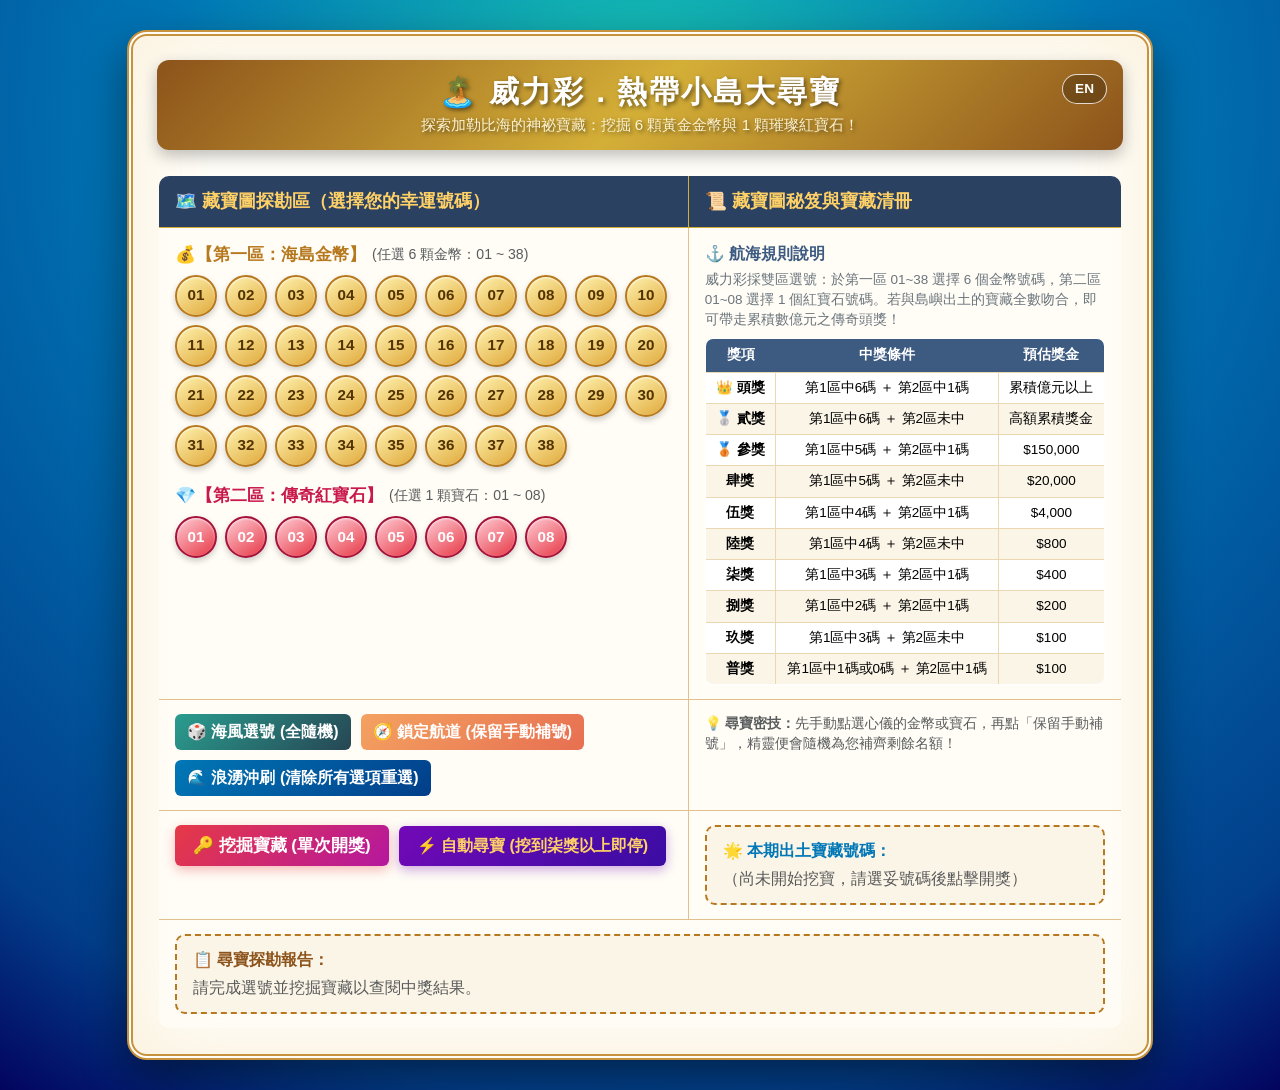
<file: test0010-super-lotto-add2NewFunctionsV2.html>
<!doctype html>
<html lang="zh-Hant">

<head>
    <meta charset="utf-8">
    <meta name="viewport" content="width=device-width, initial-scale=1">
    <title id="pageTitle">🏝️ 威力彩．熱帶小島大尋寶</title>
    <link rel="icon" type="image/jpeg" href="images/大頭貼.jfif">
    <!-- 引入 Bootstrap 5 -->
    <link href="https://cdn.jsdelivr.net/npm/bootstrap@5.2.3/dist/css/bootstrap.min.css" rel="stylesheet"
        integrity="sha384-rbsA2VBKQhggwzxH7pPCaAqO46MgnOM80zW1RWuH61DGLwZJEdK2Kadq2F9CUG65" crossorigin="anonymous">

    <style type="text/css">
        /* ===== 熱帶海島海浪漸層背景 ===== */
        body {
            background: radial-gradient(circle at 50% 10%, #17c3b2 0%, #0077b6 40%, #023e8a 85%, #03045e 100%);
            font-family: -apple-system, BlinkMacSystemFont, "Segoe UI", Roboto, "Microsoft JhengHei", sans-serif;
            min-height: 100vh;
            padding: 30px 15px;
            color: #2b2d42;
        }

        /* ===== 藏寶圖主要羊皮紙容器 ===== */
        .treasure-card {
            background: #fffdf7;
            border: 6px double #c7923e;
            border-radius: 20px;
            box-shadow: 0 18px 45px rgba(0, 0, 0, 0.45), inset 0 0 80px rgba(224, 169, 59, 0.15);
            padding: 24px;
            position: relative;
            overflow: hidden;
        }

        /* 標題旗幟 */
        .treasure-header {
            position: relative;
            text-align: center;
            background: linear-gradient(135deg, #8c531b 0%, #d4af37 50%, #8c531b 100%);
            color: #fff;
            padding: 14px 20px;
            border-radius: 12px;
            margin-bottom: 24px;
            text-shadow: 2px 2px 4px rgba(0, 0, 0, 0.5);
            box-shadow: 0 6px 16px rgba(0, 0, 0, 0.25);
        }

        .treasure-header h1 {
            font-size: 1.85rem;
            font-weight: 800;
            letter-spacing: 2px;
            margin: 0;
        }

        .treasure-header p {
            font-size: 0.95rem;
            margin: 4px 0 0 0;
            color: #fff4d1;
        }

        /* 語系切換按鈕 (同 clock-v7 質感) */
        #btnLangToggle {
            position: absolute;
            top: 14px;
            right: 16px;
            color: #fff !important;
            border: 1px solid rgba(255, 255, 255, 0.8) !important;
            background-color: rgba(0, 0, 0, 0.25) !important;
            backdrop-filter: blur(4px);
            font-size: 0.85rem;
            padding: 4px 12px;
            transition: all 0.2s ease;
            z-index: 5;
        }

        #btnLangToggle:hover {
            color: #030611 !important;
            background-color: #ffd166 !important;
            border-color: #ffd166 !important;
            box-shadow: 0 0 10px rgba(255, 209, 102, 0.7);
        }

        /* 主表格邊框與背景 */
        #myTable {
            background-color: transparent;
            border: 2px solid #d4af37;
            border-radius: 12px;
            overflow: hidden;
            margin-bottom: 0;
        }

        #myTable>thead>tr>th {
            background: #2b4162;
            color: #ffd166;
            font-size: 1.1rem;
            border: 1px solid #d4af37;
            padding: 12px 16px;
        }

        #myTable>tbody>tr>td {
            vertical-align: top;
            border: 1px solid #e2c08d;
            background-color: rgba(255, 253, 247, 0.9);
            padding: 14px 16px;
        }

        /* 第一區：金幣號碼 (01~38) */
        .zone-title-1 {
            color: #b7791f;
            font-size: 1.05rem;
            font-weight: bold;
            display: flex;
            align-items: center;
            gap: 6px;
        }

        .coin-grid {
            display: flex;
            flex-wrap: wrap;
            gap: 8px;
            margin-top: 8px;
        }

        .coin-item {
            position: relative;
        }

        .coin-item input[type="checkbox"] {
            position: absolute;
            opacity: 0;
            pointer-events: none;
        }

        .coin-label {
            display: inline-flex;
            justify-content: center;
            align-items: center;
            width: 42px;
            height: 42px;
            border-radius: 50%;
            background: linear-gradient(145deg, #fff3b0 0%, #e0a93b 100%);
            border: 2px solid #b7791f;
            color: #533300;
            font-weight: 700;
            font-size: 0.95rem;
            cursor: pointer;
            box-shadow: 0 3px 6px rgba(0, 0, 0, 0.2), inset 0 1px 2px rgba(255, 255, 255, 0.8);
            transition: all 0.2s cubic-bezier(0.175, 0.885, 0.32, 1.275);
            user-select: none;
        }

        .coin-label:hover {
            transform: translateY(-2px) scale(1.05);
            box-shadow: 0 5px 10px rgba(0, 0, 0, 0.25);
        }

        /* 金幣選中狀態：金光耀眼 */
        .coin-item input[type="checkbox"]:checked+.coin-label {
            background: linear-gradient(145deg, #ff9e00 0%, #e85d04 100%);
            border-color: #fff3b0;
            color: #ffffff;
            transform: scale(1.1);
            box-shadow: 0 0 14px #ff9e00, 0 4px 8px rgba(0, 0, 0, 0.3);
        }

        /* 第二區：傳奇紅寶石號碼 (01~08) */
        .zone-title-2 {
            color: #c9184a;
            font-size: 1.05rem;
            font-weight: bold;
            display: flex;
            align-items: center;
            gap: 6px;
        }

        .gem-grid {
            display: flex;
            flex-wrap: wrap;
            gap: 8px;
            margin-top: 8px;
        }

        .gem-item {
            position: relative;
        }

        .gem-item input[type="radio"] {
            position: absolute;
            opacity: 0;
            pointer-events: none;
        }

        .gem-label {
            display: inline-flex;
            justify-content: center;
            align-items: center;
            width: 42px;
            height: 42px;
            border-radius: 50%;
            background: linear-gradient(145deg, #ffccd5 0%, #e63946 100%);
            border: 2px solid #a4133c;
            color: #ffffff;
            font-weight: 700;
            font-size: 0.95rem;
            cursor: pointer;
            box-shadow: 0 3px 6px rgba(0, 0, 0, 0.2), inset 0 1px 2px rgba(255, 255, 255, 0.7);
            transition: all 0.2s cubic-bezier(0.175, 0.885, 0.32, 1.275);
            user-select: none;
        }

        .gem-label:hover {
            transform: translateY(-2px) scale(1.05);
            box-shadow: 0 5px 10px rgba(0, 0, 0, 0.25);
        }

        /* 紅寶石選中狀態：絢麗霓光 */
        .gem-item input[type="radio"]:checked+.gem-label {
            background: linear-gradient(145deg, #ff0054 0%, #7209b7 100%);
            border-color: #ffd166;
            transform: scale(1.12);
            box-shadow: 0 0 16px #ff0054, 0 4px 10px rgba(0, 0, 0, 0.35);
        }

        /* 航海藏寶圖說明表格 */
        .treasure-table {
            width: 100%;
            margin-top: 8px;
            border-collapse: collapse;
            font-size: 13.5px;
            background: #fff;
            border-radius: 8px;
            overflow: hidden;
            border: 1px solid #d4af37;
        }

        .treasure-table th {
            background-color: #3d5a80;
            color: #fff;
            padding: 6px 10px;
            font-weight: 600;
        }

        .treasure-table td {
            border: 1px solid #ebd7b2;
            padding: 5px 10px;
        }

        .treasure-table tr:nth-child(even) {
            background-color: #fbf5e8;
        }

        /* 尋寶按鈕群組 */
        .action-buttons {
            display: flex;
            flex-wrap: wrap;
            gap: 10px;
        }

        .btn-pirate-emerald {
            background: linear-gradient(135deg, #2a9d8f, #264653);
            color: #fff;
            border: none;
            font-weight: 600;
        }

        .btn-pirate-emerald:hover {
            background: linear-gradient(135deg, #21867a, #1d353f);
            color: #fff;
        }

        .btn-pirate-amber {
            background: linear-gradient(135deg, #f4a261, #e76f51);
            color: #fff;
            border: none;
            font-weight: 600;
        }

        .btn-pirate-amber:hover {
            background: linear-gradient(135deg, #e7904d, #d35a3b);
            color: #fff;
        }

        .btn-pirate-blue {
            background: linear-gradient(135deg, #0077b6, #023e8a);
            color: #fff;
            border: none;
            font-weight: 600;
        }

        .btn-pirate-blue:hover {
            background: linear-gradient(135deg, #006094, #012d64);
            color: #fff;
        }

        .btn-pirate-red {
            background: linear-gradient(135deg, #e63946, #b5179e);
            color: #fff;
            border: none;
            font-weight: 700;
            font-size: 1.05rem;
            padding: 8px 18px;
            box-shadow: 0 4px 12px rgba(230, 57, 70, 0.35);
        }

        .btn-pirate-red:hover {
            background: linear-gradient(135deg, #cc2936, #9b1187);
            color: #fff;
        }

        .btn-pirate-auto {
            background: linear-gradient(135deg, #7209b7, #3a0ca3);
            color: #ffd166;
            border: none;
            font-weight: 700;
            padding: 8px 18px;
            box-shadow: 0 4px 12px rgba(114, 9, 183, 0.35);
        }

        .btn-pirate-auto:hover {
            background: linear-gradient(135deg, #5b0792, #290875);
            color: #ffe49e;
        }

        /* 出土獎號與探勘成果區塊 */
        .result-box {
            background: #fbf5e8;
            border: 2px dashed #b7791f;
            border-radius: 10px;
            padding: 12px 16px;
        }

        .ball-drawn {
            display: inline-flex;
            justify-content: center;
            align-items: center;
            width: 34px;
            height: 34px;
            border-radius: 50%;
            font-weight: 700;
            font-size: 0.9rem;
            margin: 2px 4px;
            box-shadow: 0 2px 5px rgba(0, 0, 0, 0.2);
        }

        .ball-drawn-z1 {
            background: linear-gradient(145deg, #ffd166, #f77f00);
            border: 1px solid #b7791f;
            color: #fff;
        }

        .ball-drawn-z2 {
            background: linear-gradient(145deg, #ff0054, #7209b7);
            border: 1px solid #ffd166;
            color: #fff;
        }

        .status-badge {
            display: inline-block;
            padding: 4px 12px;
            border-radius: 20px;
            font-weight: 700;
            font-size: 1.1rem;
            margin-top: 6px;
        }

        .status-win {
            background: #d4af37;
            color: #3b2500;
            border: 1px solid #b7791f;
            box-shadow: 0 0 10px rgba(212, 175, 55, 0.6);
        }

        .status-lose {
            background: #ced4da;
            color: #495057;
        }
    </style>
</head>

<body>
    <div class="container" style="max-width: 1050px;">
        <div class="treasure-card">
            <!-- 頂部海島尋寶橫幅 -->
            <div class="treasure-header">
                <!-- 語系切換按鈕 -->
                <button type="button" class="btn btn-sm fw-bold rounded-pill" id="btnLangToggle" onclick="toggleLanguage()">EN</button>
                <h1 id="headerTitle">🏝️ 威力彩．熱帶小島大尋寶</h1>
                <p id="headerSub">探索加勒比海的神祕寶藏：挖掘 6 顆黃金金幣與 1 顆璀璨紅寶石！</p>
            </div>

            <!-- 主表格操作區 -->
            <table id="myTable" class="table align-middle">
                <thead>
                    <tr>
                        <th scope="col" style="width: 55%;" id="thExplorerZone">🗺️ 藏寶圖探勘區（選擇您的幸運號碼）</th>
                        <th scope="col" style="width: 45%;" id="thRuleZone">📜 藏寶圖秘笈與寶藏清冊</th>
                    </tr>
                </thead>
                <tbody>
                    <tr>
                        <!-- 左欄：號碼挑選 -->
                        <td>
                            <!-- 第一區 -->
                            <div class="zone-title-1">
                                <span id="lblZone1Title">💰【第一區：海島金幣】</span>
                                <span class="text-muted fw-normal" style="font-size: 0.88rem;" id="lblZone1Sub">(任選 6 顆金幣：01 ~ 38)</span>
                            </div>
                            <div class="coin-grid" id="zone1Grid">
                                <script>
                                    for (let i = 1; i <= 38; i++) {
                                        let numStr = i < 10 ? "0" + i : i;
                                        document.write(`
                                            <div class="coin-item">
                                                <input type="checkbox" value="${i}" name="zone1[]" id="z1_${i}">
                                                <label for="z1_${i}" class="coin-label">${numStr}</label>
                                            </div>
                                        `);
                                    }
                                </script>
                            </div>

                            <!-- 第二區 -->
                            <div class="zone-title-2 mt-3">
                                <span id="lblZone2Title">💎【第二區：傳奇紅寶石】</span>
                                <span class="text-muted fw-normal" style="font-size: 0.88rem;" id="lblZone2Sub">(任選 1 顆寶石：01 ~ 08)</span>
                            </div>
                            <div class="gem-grid" id="zone2Grid">
                                <script>
                                    for (let i = 1; i <= 8; i++) {
                                        let numStr = i < 10 ? "0" + i : i;
                                        document.write(`
                                            <div class="gem-item">
                                                <input type="radio" value="${i}" name="zone2" id="z2_${i}">
                                                <label for="z2_${i}" class="gem-label">${numStr}</label>
                                            </div>
                                        `);
                                    }
                                </script>
                            </div>
                        </td>

                        <!-- 右欄：遊戲規則與獎金對照表 -->
                        <td>
                            <div class="fw-bold mb-1" style="color: #3d5a80;" id="ruleTitle">⚓ 航海規則說明</div>
                            <p class="mb-2 text-secondary" style="font-size: 13.5px; line-height: 1.5;" id="ruleDesc">
                                威力彩採雙區選號：於第一區 01~38 選擇 6 個金幣號碼，第二區 01~08 選擇 1 個紅寶石號碼。若與島嶼出土的寶藏全數吻合，即可帶走累積數億元之傳奇頭獎！
                            </p>

                            <table class="treasure-table text-center">
                                <thead>
                                    <tr>
                                        <th id="thPrizeRank">獎項</th>
                                        <th id="thPrizeCondition">中獎條件</th>
                                        <th id="thPrizeReward">預估獎金</th>
                                    </tr>
                                </thead>
                                <tbody>
                                    <tr>
                                        <td><strong id="rankJackpot">👑 頭獎</strong></td>
                                        <td id="condJackpot">第1區中6碼 ＋ 第2區中1碼</td>
                                        <td id="rewJackpot">累積億元以上</td>
                                    </tr>
                                    <tr>
                                        <td><strong id="rank2nd">🥈 貳獎</strong></td>
                                        <td id="cond2nd">第1區中6碼 ＋ 第2區未中</td>
                                        <td id="rew2nd">高額累積獎金</td>
                                    </tr>
                                    <tr>
                                        <td><strong id="rank3rd">🥉 參獎</strong></td>
                                        <td id="cond3rd">第1區中5碼 ＋ 第2區中1碼</td>
                                        <td>$150,000</td>
                                    </tr>
                                    <tr>
                                        <td><strong id="rank4th">肆獎</strong></td>
                                        <td id="cond4th">第1區中5碼 ＋ 第2區未中</td>
                                        <td>$20,000</td>
                                    </tr>
                                    <tr>
                                        <td><strong id="rank5th">伍獎</strong></td>
                                        <td id="cond5th">第1區中4碼 ＋ 第2區中1碼</td>
                                        <td>$4,000</td>
                                    </tr>
                                    <tr>
                                        <td><strong id="rank6th">陸獎</strong></td>
                                        <td id="cond6th">第1區中4碼 ＋ 第2區未中</td>
                                        <td>$800</td>
                                    </tr>
                                    <tr>
                                        <td><strong id="rank7th">柒獎</strong></td>
                                        <td id="cond7th">第1區中3碼 ＋ 第2區中1碼</td>
                                        <td>$400</td>
                                    </tr>
                                    <tr>
                                        <td><strong id="rank8th">捌獎</strong></td>
                                        <td id="cond8th">第1區中2碼 ＋ 第2區中1碼</td>
                                        <td>$200</td>
                                    </tr>
                                    <tr>
                                        <td><strong id="rank9th">玖獎</strong></td>
                                        <td id="cond9th">第1區中3碼 ＋ 第2區未中</td>
                                        <td>$100</td>
                                    </tr>
                                    <tr>
                                        <td><strong id="rankGeneral">普獎</strong></td>
                                        <td id="condGeneral">第1區中1碼或0碼 ＋ 第2區中1碼</td>
                                        <td>$100</td>
                                    </tr>
                                </tbody>
                            </table>
                        </td>
                    </tr>

                    <!-- 操作按鈕列 -->
                    <tr>
                        <td>
                            <div class="action-buttons">
                                <button type="button" class="btn btn-pirate-emerald" onclick="autoChoice()" id="btnAutoChoice">
                                    🎲 海風選號 (全隨機)
                                </button>
                                <button type="button" class="btn btn-pirate-amber" onclick="autoChoiceKeepManual()" id="btnKeepManual">
                                    🧭 鎖定航道 (保留手動補號)
                                </button>
                                <button type="button" class="btn btn-pirate-blue" onclick="reset()" id="btnReset">
                                    🌊 浪湧沖刷 (清除所有選項重選)
                                </button>
                            </div>
                        </td>
                        <td>
                            <div class="d-flex align-items-center h-100">
                                <span class="text-muted" style="font-size: 13.5px;" id="lblTip">
                                    💡 <strong>尋寶密技：</strong>先手動點選心儀的金幣或寶石，再點「保留手動補號」，精靈便會隨機為您補齊剩餘名額！
                                </span>
                            </div>
                        </td>
                    </tr>

                    <!-- 開獎按鈕與號碼呈現 -->
                    <tr>
                        <td>
                            <div class="action-buttons align-items-center">
                                <button type="button" class="btn btn-pirate-red" onclick="openWinner()" id="btnOpenWinner">
                                    🔑 挖掘寶藏 (單次開獎)
                                </button>
                                <button type="button" class="btn btn-pirate-auto" id="btnAutoOpen" onclick="autoOpenWinner()">
                                    ⚡ 自動尋寶 (挖到柒獎以上即停)
                                </button>
                            </div>
                        </td>
                        <td>
                            <div class="result-box">
                                <div class="fw-bold" style="color: #0077b6;" id="lblDrawnTitle">🌟 本期出土寶藏號碼：</div>
                                <div id="winNumbers" class="mt-1">
                                    <span class="text-muted" id="lblDrawnWait">（尚未開始挖寶，請選妥號碼後點擊開獎）</span>
                                </div>
                            </div>
                        </td>
                    </tr>

                    <!-- 開獎詳細探勘成果報告 -->
                    <tr>
                        <td colspan="2">
                            <div class="result-box">
                                <div class="fw-bold mb-1" style="color: #8c531b;" id="lblReportTitle">📋 尋寶探勘報告：</div>
                                <div id="winStatus">
                                    <span class="text-muted" id="lblReportWait">請完成選號並挖掘寶藏以查閱中獎結果。</span>
                                </div>
                            </div>
                        </td>
                    </tr>
                </tbody>
            </table>
        </div>
    </div>

    <!-- 引用函式庫 -->
    <script type="text/javascript" src="./comlib.js"></script>
    <script src="https://cdn.jsdelivr.net/npm/bootstrap@5.2.3/dist/js/bootstrap.bundle.min.js"></script>

    <script type="text/javascript">
        /**
         * 亂數相容備援函式
         */
        if (typeof rand !== 'function') {
            function rand(min, max) {
                return Math.floor(Math.random() * (max - min + 1)) + min;
            }
        }

        // ==========================================
        // 多語系字典與控制機制 (比照 clock-v7 架構)
        // ==========================================
        let currentLang = 'zh';
        let lastReportData = null; // 暫存最近一次開獎結果，語系切換時即時重繪報告

        const i18n = {
            zh: {
                langBtn: "EN",
                pageTitle: "🏝️ 威力彩．熱帶小島大尋寶",
                headerTitle: "🏝️ 威力彩．熱帶小島大尋寶",
                headerSub: "探索加勒比海的神祕寶藏：挖掘 6 顆黃金金幣與 1 顆璀璨紅寶石！",
                thExplorerZone: "🗺️ 藏寶圖探勘區（選擇您的幸運號碼）",
                thRuleZone: "📜 藏寶圖秘笈與寶藏清冊",
                lblZone1Title: "💰【第一區：海島金幣】",
                lblZone1Sub: "(任選 6 顆金幣：01 ~ 38)",
                lblZone2Title: "💎【第二區：傳奇紅寶石】",
                lblZone2Sub: "(任選 1 顆寶石：01 ~ 08)",
                ruleTitle: "⚓ 航海規則說明",
                ruleDesc: "威力彩採雙區選號：於第一區 01~38 選擇 6 個金幣號碼，第二區 01~08 選擇 1 個紅寶石號碼。若與島嶼出土的寶藏全數吻合，即可帶走累積數億元之傳奇頭獎！",
                thPrizeRank: "獎項",
                thPrizeCondition: "中獎條件",
                thPrizeReward: "預估獎金",
                rankJackpot: "👑 頭獎",
                condJackpot: "第1區中6碼 ＋ 第2區中1碼",
                rewJackpot: "累積億元以上",
                rank2nd: "🥈 貳獎",
                cond2nd: "第1區中6碼 ＋ 第2區未中",
                rew2nd: "高額累積獎金",
                rank3rd: "🥉 參獎",
                cond3rd: "第1區中5碼 ＋ 第2區中1碼",
                rank4th: "肆獎",
                cond4th: "第1區中5碼 ＋ 第2區未中",
                rank5th: "伍獎",
                cond5th: "第1區中4碼 ＋ 第2區中1碼",
                rank6th: "陸獎",
                cond6th: "第1區中4碼 ＋ 第2區未中",
                rank7th: "柒獎",
                cond7th: "第1區中3碼 ＋ 第2區中1碼",
                rank8th: "捌獎",
                cond8th: "第1區中2碼 ＋ 第2區中1碼",
                rank9th: "玖獎",
                cond9th: "第1區中3碼 ＋ 第2區未中",
                rankGeneral: "普獎",
                condGeneral: "第1區中1碼或0碼 ＋ 第2區中1碼",
                btnAutoChoice: "🎲 海風選號 (全隨機)",
                btnKeepManual: "🧭 鎖定航道 (保留手動補號)",
                btnReset: "🌊 浪湧沖刷 (清除所有選項重選)",
                lblTip: "💡 <strong>尋寶密技：</strong>先手動點選心儀的金幣或寶石，再點「保留手動補號」，精靈便會隨機為您補齊剩餘名額！",
                btnOpenWinner: "🔑 挖掘寶藏 (單次開獎)",
                btnAutoOpenStart: "⚡ 自動尋寶 (挖到柒獎以上即停)",
                btnAutoOpenStop: "🛑 停止自動尋寶",
                lblDrawnTitle: "🌟 本期出土寶藏號碼：",
                lblDrawnWait: "（尚未開始挖寶，請選妥號碼後點擊開獎）",
                lblReportTitle: "📋 尋寶探勘報告：",
                lblReportWait: "請完成選號並挖掘寶藏以查閱中獎結果。",
                // 執行階段提示
                alertZ1Over: "第一區目前已選了 {count} 個金幣，超過 6 個囉！請先取消多餘的號碼。",
                alertAlreadyFull: "第一區 (6碼) 與第二區 (1碼) 皆已選妥，無需再補號！",
                alertZ1Required: "威力彩第一區必須剛好選擇 6 個金幣號碼！目前已選：{count} 個",
                alertZ2Required: "威力彩第二區必須挑選 1 顆傳奇紅寶石號碼！",
                alertAutoOpenCheck: "探險前請先選妥第一區 6 個金幣與第二區 1 顆紅寶石！",
                // 開獎球次序
                tagDrawOrder: "【出土順序】",
                tagSortedOrder: "【整理排序】",
                // 成果報告標籤
                repBet: "🪙 <strong>您的下注：</strong>第一區金幣 [ {z1} ] ＋ 第二區紅寶石 [ 0{z2} ]",
                repHitZ1: "🎯 <strong>第一區命中 ({count} 顆)：</strong>{balls}",
                repHitZ2: "💎 <strong>第二區命中：</strong>{status}",
                repZ2HitSuccess: '<span class="text-danger fw-bold">命中紅寶石 (0{num})！</span>',
                repMissed: '<span class="text-muted">未命中</span>',
                repStatusTitle: "🏆 <strong>中獎狀態：</strong>",
                repStreak: "已連續探險第 {count} 次",
                // 獎項名稱
                prizeT1: "👑 頭獎：億萬傳奇海盜寶藏！",
                prizeT2: "🥈 貳獎：巨額海島金庫！",
                prizeT3: "🥉 參獎：$150,000",
                prizeT4: "肆獎：$20,000",
                prizeT5: "伍獎：$4,000",
                prizeT6: "陸獎：$800",
                prizeT7: "柒獎：$400",
                prizeT8: "捌獎：$200",
                prizeT9: "玖獎：$100",
                prizeT10: "普獎：$100",
                prizeNone: "尚未挖到寶藏，再接再厲！"
            },
            en: {
                langBtn: "繁中",
                pageTitle: "🏝️ Super Lotto: Tropical Island Treasure Hunt",
                headerTitle: "🏝️ Super Lotto: Tropical Treasure Hunt",
                headerSub: "Explore the Caribbean Mystery: Dig 6 Gold Coins & 1 Radiant Ruby!",
                thExplorerZone: "🗺️ Island Expedition Zone (Pick Lucky Numbers)",
                thRuleZone: "📜 Treasure Codex & Prize Table",
                lblZone1Title: "💰 [Zone 1: Golden Coins]",
                lblZone1Sub: "(Pick 6 Coins: 01 ~ 38)",
                lblZone2Title: "💎 [Zone 2: Radiant Ruby]",
                lblZone2Sub: "(Pick 1 Ruby: 01 ~ 08)",
                ruleTitle: "⚓ Expedition Rules",
                ruleDesc: "Super Lotto uses dual zones: Pick 6 gold numbers from 01-38, and 1 ruby number from 01-08. Match all numbers excavated from the island to claim the multi-billion jackpot!",
                thPrizeRank: "Prize",
                thPrizeCondition: "Winning Criteria",
                thPrizeReward: "Est. Payout",
                rankJackpot: "👑 Grand Jackpot",
                condJackpot: "Zone 1 (6) + Zone 2 (1)",
                rewJackpot: "NT$ 100M+ Roll",
                rank2nd: "🥈 2nd Prize",
                cond2nd: "Zone 1 (6) + Zone 2 (0)",
                rew2nd: "High Rollover",
                rank3rd: "🥉 3rd Prize",
                cond3rd: "Zone 1 (5) + Zone 2 (1)",
                rank4th: "4th Prize",
                cond4th: "Zone 1 (5) + Zone 2 (0)",
                rank5th: "5th Prize",
                cond5th: "Zone 1 (4) + Zone 2 (1)",
                rank6th: "6th Prize",
                cond6th: "Zone 1 (4) + Zone 2 (0)",
                rank7th: "7th Prize",
                cond7th: "Zone 1 (3) + Zone 2 (1)",
                rank8th: "8th Prize",
                cond8th: "Zone 1 (2) + Zone 2 (1)",
                rank9th: "9th Prize",
                cond9th: "Zone 1 (3) + Zone 2 (0)",
                rankGeneral: "General",
                condGeneral: "Zone 1 (0~1) + Zone 2 (1)",
                btnAutoChoice: "🎲 Sea Breeze (Full Quick Pick)",
                btnKeepManual: "🧭 Lock Course (Auto-Fill Rest)",
                btnReset: "🌊 Tidal Wave (Clear All)",
                lblTip: "💡 <strong>Pirate Tip:</strong> Select your favorite numbers manually first, then tap 'Auto-Fill Rest' to complete your ticket randomly!",
                btnOpenWinner: "🔑 Unearth Treasure (Single Draw)",
                btnAutoOpenStart: "⚡ Auto Hunt (Stop at 7th Prize+)",
                btnAutoOpenStop: "🛑 Stop Auto Hunt",
                lblDrawnTitle: "🌟 Excavated Winning Numbers:",
                lblDrawnWait: "(Expedition has not started. Pick numbers and tap Draw)",
                lblReportTitle: "📋 Expedition Result Report:",
                lblReportWait: "Complete your selection and unearth treasure to inspect results.",
                // 執行階段提示
                alertZ1Over: "Zone 1 has {count} coins picked, exceeding the limit of 6! Please deselect extra coins.",
                alertAlreadyFull: "Zone 1 (6 coins) & Zone 2 (1 ruby) are already selected!",
                alertZ1Required: "Super Lotto Zone 1 requires exactly 6 coin numbers! Currently selected: {count}",
                alertZ2Required: "Super Lotto Zone 2 requires exactly 1 radiant ruby number!",
                alertAutoOpenCheck: "Please select 6 coins in Zone 1 and 1 ruby in Zone 2 before starting!",
                // 開獎球次序
                tagDrawOrder: "[Draw Order]",
                tagSortedOrder: "[Sorted Order]",
                // 成果報告標籤
                repBet: "🪙 <strong>Your Ticket:</strong> Zone 1 [ {z1} ] + Zone 2 Ruby [ 0{z2} ]",
                repHitZ1: "🎯 <strong>Zone 1 Hits ({count}):</strong> {balls}",
                repHitZ2: "💎 <strong>Zone 2 Hit:</strong> {status}",
                repZ2HitSuccess: '<span class="text-danger fw-bold">Ruby Hit (0{num})!</span>',
                repMissed: '<span class="text-muted">Missed</span>',
                repStatusTitle: "🏆 <strong>Winning Status:</strong>",
                repStreak: "Expedition #{count}",
                // 獎項名稱
                prizeT1: "👑 Jackpot: Legendary Billion Pirate Treasure!",
                prizeT2: "🥈 2nd Prize: Massive Island Vault!",
                prizeT3: "🥉 3rd Prize: $150,000",
                prizeT4: "4th Prize: $20,000",
                prizeT5: "5th Prize: $4,000",
                prizeT6: "6th Prize: $800",
                prizeT7: "7th Prize: $400",
                prizeT8: "8th Prize: $200",
                prizeT9: "9th Prize: $100",
                prizeT10: "General: $100",
                prizeNone: "No treasure discovered this time. Keep sailing!"
            }
        };

        function toggleLanguage() {
            currentLang = currentLang === 'zh' ? 'en' : 'zh';
            applyUILanguage();
        }

        function applyUILanguage() {
            const t = i18n[currentLang];

            // 網頁標題與頂部
            document.title = t.pageTitle;
            document.getElementById("btnLangToggle").innerText = t.langBtn;
            document.getElementById("headerTitle").innerText = t.headerTitle;
            document.getElementById("headerSub").innerText = t.headerSub;

            // 表格表頭與分區標籤
            document.getElementById("thExplorerZone").innerText = t.thExplorerZone;
            document.getElementById("thRuleZone").innerText = t.thRuleZone;
            document.getElementById("lblZone1Title").innerText = t.lblZone1Title;
            document.getElementById("lblZone1Sub").innerText = t.lblZone1Sub;
            document.getElementById("lblZone2Title").innerText = t.lblZone2Title;
            document.getElementById("lblZone2Sub").innerText = t.lblZone2Sub;

            // 規則說明與表格
            document.getElementById("ruleTitle").innerText = t.ruleTitle;
            document.getElementById("ruleDesc").innerText = t.ruleDesc;
            document.getElementById("thPrizeRank").innerText = t.thPrizeRank;
            document.getElementById("thPrizeCondition").innerText = t.thPrizeCondition;
            document.getElementById("thPrizeReward").innerText = t.thPrizeReward;

            document.getElementById("rankJackpot").innerText = t.rankJackpot;
            document.getElementById("condJackpot").innerText = t.condJackpot;
            document.getElementById("rewJackpot").innerText = t.rewJackpot;

            document.getElementById("rank2nd").innerText = t.rank2nd;
            document.getElementById("cond2nd").innerText = t.cond2nd;
            document.getElementById("rew2nd").innerText = t.rew2nd;

            document.getElementById("rank3rd").innerText = t.rank3rd;
            document.getElementById("cond3rd").innerText = t.cond3rd;

            document.getElementById("rank4th").innerText = t.rank4th;
            document.getElementById("cond4th").innerText = t.cond4th;

            document.getElementById("rank5th").innerText = t.rank5th;
            document.getElementById("cond5th").innerText = t.cond5th;

            document.getElementById("rank6th").innerText = t.rank6th;
            document.getElementById("cond6th").innerText = t.cond6th;

            document.getElementById("rank7th").innerText = t.rank7th;
            document.getElementById("cond7th").innerText = t.cond7th;

            document.getElementById("rank8th").innerText = t.rank8th;
            document.getElementById("cond8th").innerText = t.cond8th;

            document.getElementById("rank9th").innerText = t.rank9th;
            document.getElementById("cond9th").innerText = t.cond9th;

            document.getElementById("rankGeneral").innerText = t.rankGeneral;
            document.getElementById("condGeneral").innerText = t.condGeneral;

            // 操作按鈕與提示
            document.getElementById("btnAutoChoice").innerText = t.btnAutoChoice;
            document.getElementById("btnKeepManual").innerText = t.btnKeepManual;
            document.getElementById("btnReset").innerText = t.btnReset;
            document.getElementById("lblTip").innerHTML = t.lblTip;

            document.getElementById("btnOpenWinner").innerText = t.btnOpenWinner;
            document.getElementById("lblDrawnTitle").innerText = t.lblDrawnTitle;
            document.getElementById("lblReportTitle").innerText = t.lblReportTitle;

            // 自動尋寶按鈕文字狀態
            let btnAuto = document.getElementById("btnAutoOpen");
            if (btnAuto) {
                btnAuto.innerText = (autoTimer !== null) ? t.btnAutoOpenStop : t.btnAutoOpenStart;
            }

            // 若尚無開獎記錄，更新等待文字
            if (!lastReportData) {
                let waitDrawn = document.getElementById("lblDrawnWait");
                if (waitDrawn) waitDrawn.innerText = t.lblDrawnWait;
                let waitReport = document.getElementById("lblReportWait");
                if (waitReport) waitReport.innerText = t.lblReportWait;
            } else {
                // 已有開獎資料，立刻依照新語系重繪介面
                renderDrawNumbers(lastReportData.drawZ1, lastReportData.sortedDrawZ1, lastReportData.drawZ2);
                renderReportUI(lastReportData);
            }
        }

        // ==========================================
        // 核心邏輯
        // ==========================================
        var z1_arr = document.getElementsByName("zone1[]");
        var z2_arr = document.getElementsByName("zone2");

        var autoTimer = null;
        var autoCount = 0;

        function reset() {
            stopAutoOpen();
            for (let i = 0; i < z1_arr.length; i++) {
                z1_arr[i].checked = false;
            }
            for (let i = 0; i < z2_arr.length; i++) {
                z2_arr[i].checked = false;
            }
        }

        function autoChoice() {
            reset();
            let selectedZ1Count = 0;
            while (selectedZ1Count < 6) {
                let idx = rand(0, 37);
                if (!z1_arr[idx].checked) {
                    z1_arr[idx].checked = true;
                    selectedZ1Count++;
                }
            }
            let idx2 = rand(0, 7);
            z2_arr[idx2].checked = true;
        }

        function autoChoiceKeepManual() {
            const t = i18n[currentLang];
            let checkedZ1 = [];
            for (let i = 0; i < z1_arr.length; i++) {
                if (z1_arr[i].checked) checkedZ1.push(i);
            }

            if (checkedZ1.length > 6) {
                alert(t.alertZ1Over.replace("{count}", checkedZ1.length));
                return;
            }

            let hasZ2 = false;
            for (let i = 0; i < z2_arr.length; i++) {
                if (z2_arr[i].checked) {
                    hasZ2 = true;
                    break;
                }
            }

            if (checkedZ1.length === 6 && hasZ2) {
                alert(t.alertAlreadyFull);
                return;
            }

            let needZ1 = 6 - checkedZ1.length;
            let addedZ1 = 0;
            while (addedZ1 < needZ1) {
                let idx = rand(0, 37);
                if (!z1_arr[idx].checked) {
                    z1_arr[idx].checked = true;
                    addedZ1++;
                }
            }

            if (!hasZ2) {
                let idx2 = rand(0, 7);
                z2_arr[idx2].checked = true;
            }
        }

        function renderDrawNumbers(drawZ1, sortedDrawZ1, drawZ2) {
            const t = i18n[currentLang];
            let drawBallsHtml = `<div class="d-flex flex-wrap align-items-center gap-1 mb-1">
                <span class="me-1 fw-bold">${t.tagDrawOrder}</span>
                ${drawZ1.map(n => `<span class="ball-drawn ball-drawn-z1">${n < 10 ? '0' + n : n}</span>`).join('')}
                <span class="mx-1">＋</span>
                <span class="ball-drawn ball-drawn-z2">${drawZ2 < 10 ? '0' + drawZ2 : drawZ2}</span>
            </div>
            <div class="d-flex flex-wrap align-items-center gap-1">
                <span class="me-1 fw-bold">${t.tagSortedOrder}</span>
                ${sortedDrawZ1.map(n => `<span class="ball-drawn ball-drawn-z1">${n < 10 ? '0' + n : n}</span>`).join('')}
                <span class="mx-1">＋</span>
                <span class="ball-drawn ball-drawn-z2">${drawZ2 < 10 ? '0' + drawZ2 : drawZ2}</span>
            </div>`;
            document.getElementById("winNumbers").innerHTML = drawBallsHtml;
        }

        function renderReportUI(data) {
            const t = i18n[currentLang];
            let bonusInfo = getSuperLottoBonus(data.matchZ1.length, data.matchZ2);

            let isWinning = bonusInfo.prizeMoney > 0;
            let statusBadgeClass = isWinning ? "status-win" : "status-lose";

            let betText = t.repBet
                .replace("{z1}", data.sortedSelectZ1.map(n => n < 10 ? '0' + n : n).join(', '))
                .replace("{z2}", data.selectZ2);

            let z1BallsText = data.matchZ1.length > 0 
                ? data.matchZ1.map(n => n < 10 ? '0' + n : n).join(', ') 
                : t.repMissed;

            let hitZ1Text = t.repHitZ1
                .replace("{count}", data.matchZ1.length)
                .replace("{balls}", z1BallsText);

            let hitZ2Text = t.repHitZ2.replace(
                "{status}", 
                data.matchZ2 ? t.repZ2HitSuccess.replace("{num}", data.drawZ2) : t.repMissed
            );

            let streakBadge = data.autoCount > 0 
                ? `<span class="badge bg-secondary ms-2">${t.repStreak.replace("{count}", data.autoCount)}</span>` 
                : '';

            let reportHtml = `
                <div style="font-size: 14.5px; line-height: 1.8;">
                    <div>${betText}</div>
                    <div>${hitZ1Text}</div>
                    <div>${hitZ2Text}</div>
                    <div class="mt-1">
                        ${t.repStatusTitle}
                        <span class="status-badge ${statusBadgeClass}">
                            ${bonusInfo.title}
                        </span>
                        ${streakBadge}
                    </div>
                </div>
            `;
            document.getElementById("winStatus").innerHTML = reportHtml;
        }

        function openWinner() {
            const t = i18n[currentLang];

            let selectZ1 = [];
            let selectZ2 = null;

            for (let i = 0; i < z1_arr.length; i++) {
                if (z1_arr[i].checked) selectZ1.push(i + 1);
            }
            for (let i = 0; i < z2_arr.length; i++) {
                if (z2_arr[i].checked) selectZ2 = i + 1;
            }

            if (selectZ1.length !== 6) {
                alert(t.alertZ1Required.replace("{count}", selectZ1.length));
                stopAutoOpen();
                return null;
            }

            if (selectZ2 === null) {
                alert(t.alertZ2Required);
                stopAutoOpen();
                return null;
            }

            let drawZ1 = [];
            while (drawZ1.length < 6) {
                let b = rand(1, 38);
                if (drawZ1.indexOf(b) === -1) {
                    drawZ1.push(b);
                }
            }

            let drawZ2 = rand(1, 8);
            let sortedDrawZ1 = [...drawZ1].sort((a, b) => a - b);
            let sortedSelectZ1 = [...selectZ1].sort((a, b) => a - b);

            let matchZ1 = [];
            for (let i = 0; i < selectZ1.length; i++) {
                if (drawZ1.indexOf(selectZ1[i]) !== -1) {
                    matchZ1.push(selectZ1[i]);
                }
            }
            matchZ1.sort((a, b) => a - b);

            let matchZ2 = (selectZ2 === drawZ2);

            // 儲存狀態快照
            lastReportData = {
                drawZ1,
                sortedDrawZ1,
                drawZ2,
                sortedSelectZ1,
                selectZ2,
                matchZ1,
                matchZ2,
                autoCount
            };

            renderDrawNumbers(drawZ1, sortedDrawZ1, drawZ2);
            renderReportUI(lastReportData);

            return getSuperLottoBonus(matchZ1.length, matchZ2);
        }

        function autoOpenWinner() {
            const t = i18n[currentLang];
            if (autoTimer !== null) {
                stopAutoOpen();
                return;
            }

            let checkedCountZ1 = 0;
            for (let i = 0; i < z1_arr.length; i++) {
                if (z1_arr[i].checked) checkedCountZ1++;
            }

            let hasZ2 = false;
            for (let i = 0; i < z2_arr.length; i++) {
                if (z2_arr[i].checked) {
                    hasZ2 = true;
                    break;
                }
            }

            if (checkedCountZ1 !== 6 || !hasZ2) {
                alert(t.alertAutoOpenCheck);
                return;
            }

            let btn = document.getElementById("btnAutoOpen");
            btn.innerText = t.btnAutoOpenStop;
            btn.classList.replace("btn-pirate-auto", "btn-warning");
            autoCount = 0;

            autoCount++;
            let firstResult = openWinner();
            if (firstResult && firstResult.prizeMoney >= 400) {
                stopAutoOpen();
                return;
            }

            autoTimer = setInterval(() => {
                autoCount++;
                let result = openWinner();
                if (!result || result.prizeMoney >= 400) {
                    stopAutoOpen();
                }
            }, 500);
        }

        function stopAutoOpen() {
            const t = i18n[currentLang];
            if (autoTimer !== null) {
                clearInterval(autoTimer);
                autoTimer = null;
                let btn = document.getElementById("btnAutoOpen");
                if (btn) {
                    btn.innerText = t.btnAutoOpenStart;
                    btn.classList.replace("btn-warning", "btn-pirate-auto");
                }
            }
        }

        function getSuperLottoBonus(matchedCount, hasZ2) {
            const t = i18n[currentLang];

            if (matchedCount === 6 && hasZ2) {
                return { title: t.prizeT1, prizeMoney: 200000000, tier: 1 };
            }
            if (matchedCount === 6 && !hasZ2) {
                return { title: t.prizeT2, prizeMoney: 10000000, tier: 2 };
            }
            if (matchedCount === 5 && hasZ2) {
                return { title: t.prizeT3, prizeMoney: 150000, tier: 3 };
            }
            if (matchedCount === 5 && !hasZ2) {
                return { title: t.prizeT4, prizeMoney: 20000, tier: 4 };
            }
            if (matchedCount === 4 && hasZ2) {
                return { title: t.prizeT5, prizeMoney: 4000, tier: 5 };
            }
            if (matchedCount === 4 && !hasZ2) {
                return { title: t.prizeT6, prizeMoney: 800, tier: 6 };
            }
            if (matchedCount === 3 && hasZ2) {
                return { title: t.prizeT7, prizeMoney: 400, tier: 7 };
            }
            if (matchedCount === 2 && hasZ2) {
                return { title: t.prizeT8, prizeMoney: 200, tier: 8 };
            }
            if (matchedCount === 3 && !hasZ2) {
                return { title: t.prizeT9, prizeMoney: 100, tier: 9 };
            }
            if ((matchedCount === 1 || matchedCount === 0) && hasZ2) {
                return { title: t.prizeT10, prizeMoney: 100, tier: 10 };
            }
            return { title: t.prizeNone, prizeMoney: 0, tier: 0 };
        }

        // 初始化套用語系
        window.addEventListener("DOMContentLoaded", () => {
            applyUILanguage();
        });
    </script>
</body>

</html>
</file>
